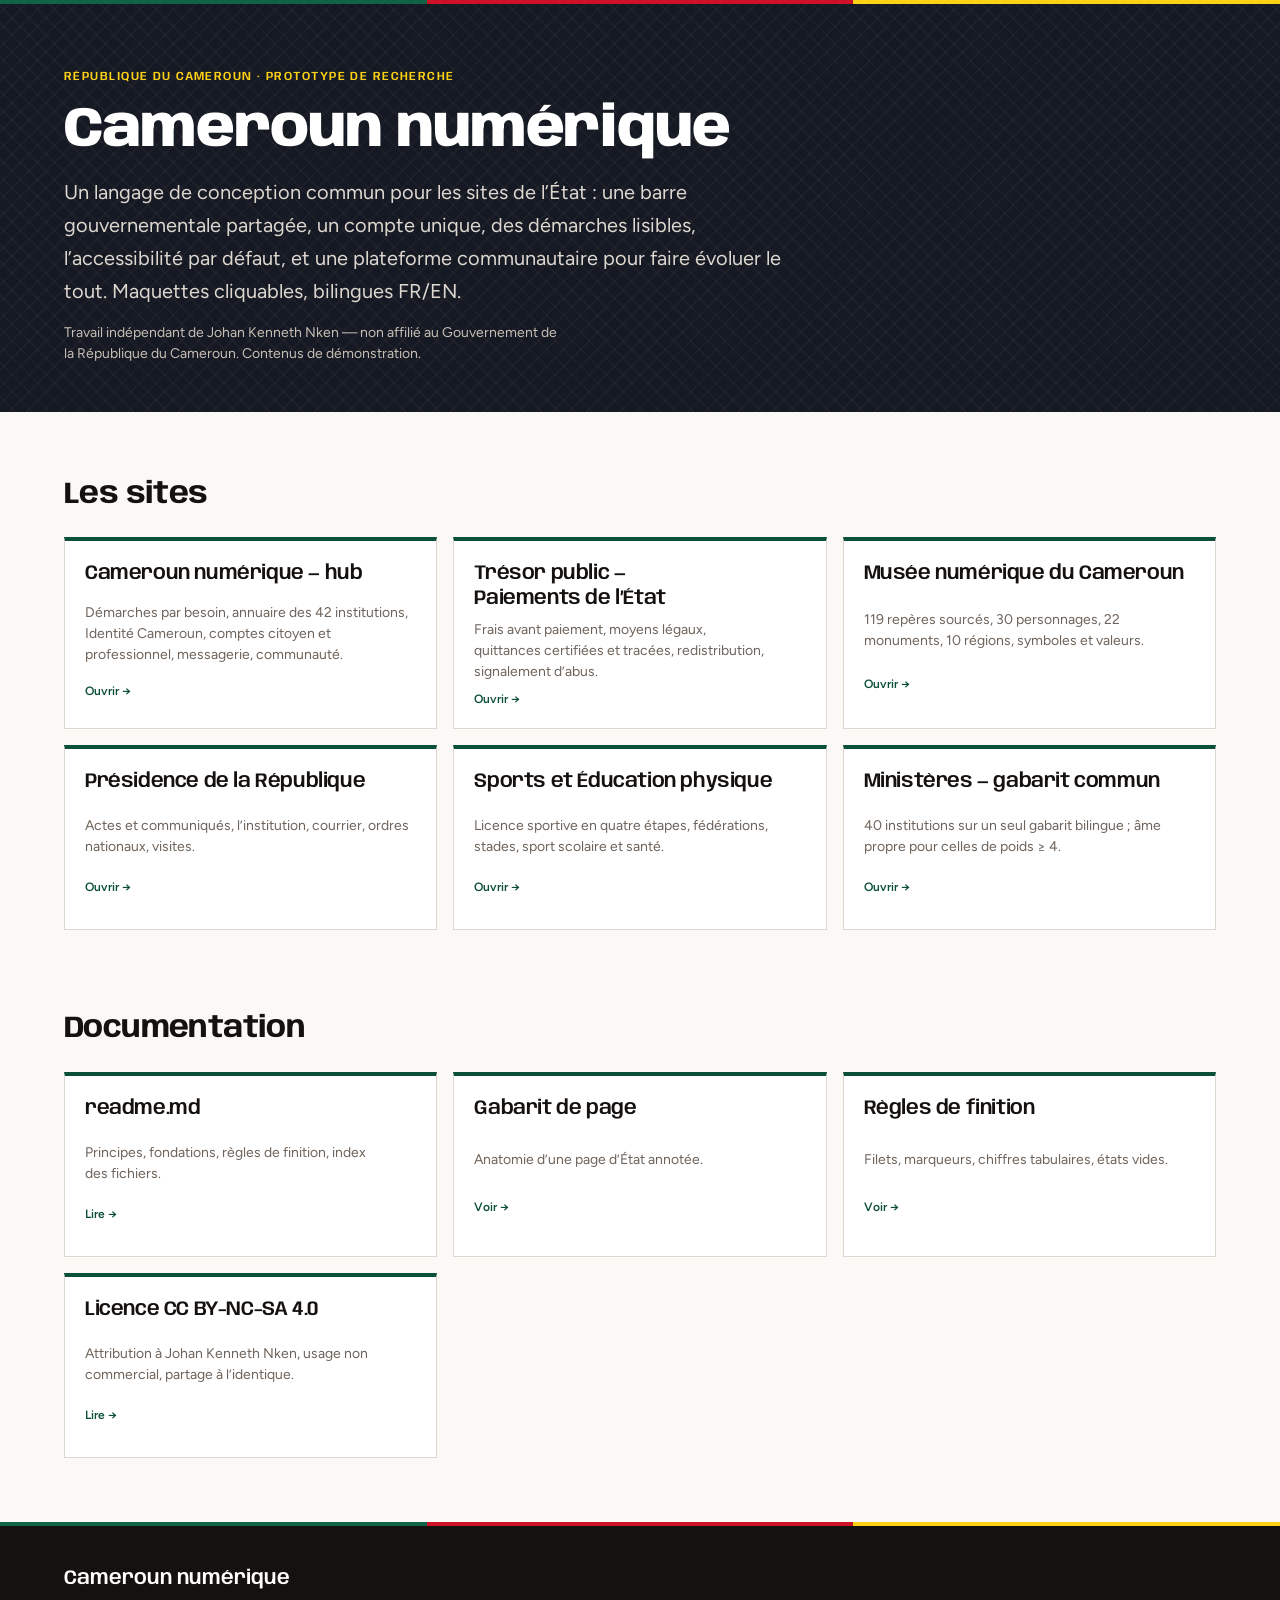
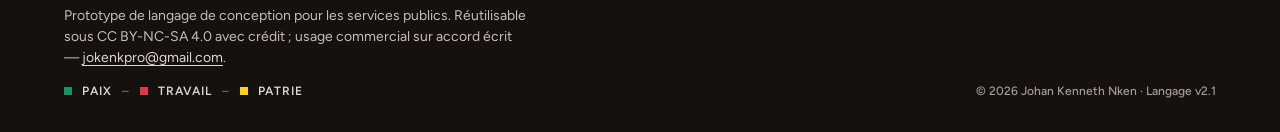
<file: index.html>
<!DOCTYPE html><html lang="fr"><head><meta charset="utf-8"><meta name="viewport" content="width=device-width,initial-scale=1"><title>Cameroun numérique — langage de conception de l’État</title><link rel="stylesheet" href="styles.css">
<style>body{margin:0;background:var(--surface-page);font-family:var(--font-sans);color:var(--text-body)}.wrap{max-width:var(--container-lg);margin:0 auto;padding:0 var(--gutter);box-sizing:border-box}.band{height:var(--brand-band-h);background:var(--brand-band)}.hero{background:var(--cm-ebene);color:#fff;position:relative;isolation:isolate}.hero .motif{position:absolute;inset:0;background:var(--motif-ndop);opacity:.3;z-index:-1}.ov{font:var(--type-overline);letter-spacing:var(--tracking-caps);text-transform:uppercase;color:var(--cm-jaune-500)}h1{font:var(--type-display);font-size:clamp(2.1rem,5vw,3.5rem);letter-spacing:var(--tracking-tight);color:#fff;margin:14px 0 0}.lead{font:var(--type-lead);color:var(--cm-gris-200);max-width:56ch;margin-top:14px}.grid{display:grid;grid-template-columns:repeat(auto-fill,minmax(280px,1fr));gap:var(--space-4)}a.card{display:grid;gap:8px;padding:var(--space-5);background:var(--surface-card);border:1px solid var(--border-default);border-top:4px solid var(--cm-vert-800);text-decoration:none;color:inherit;min-height:140px}a.card h2{font:var(--type-h5);margin:0}a.card p{font:var(--type-body-sm);color:var(--text-muted);margin:0}a.card span{font:var(--type-caption);color:var(--cm-vert-800);font-weight:600}h2.sec{font:var(--type-h3);margin:0 0 var(--space-6)}footer{background:var(--surface-inverse);color:var(--text-inverse)}footer a{color:var(--cm-gris-200)}.dev{display:inline-flex;gap:10px;align-items:center;letter-spacing:.08em;text-transform:uppercase;font-weight:600;color:var(--cm-gris-200)}.dot{width:8px;height:8px;display:inline-block}</style></head><body>
<div class="band"></div>
<header class="hero"><div class="motif" aria-hidden="true"></div><div class="wrap" style="padding-top:var(--space-16);padding-bottom:var(--space-12)"><div class="ov">République du Cameroun · Prototype de recherche</div><h1>Cameroun numérique</h1><p class="lead">Un langage de conception commun pour les sites de l’État : une barre gouvernementale partagée, un compte unique, des démarches lisibles, l’accessibilité par défaut, et une plateforme communautaire pour faire évoluer le tout. Maquettes cliquables, bilingues FR/EN.</p><p class="lead" style="font:var(--type-body-sm);color:var(--cm-gris-300)">Travail indépendant de Johan Kenneth Nken — non affilié au Gouvernement de la République du Cameroun. Contenus de démonstration.</p></div></header>
<main class="wrap" style="padding-top:var(--space-16);padding-bottom:var(--space-16)">
<h2 class="sec">Les sites</h2>
<div class="grid">
<a class="card" href="sites/hub/index.html"><h2>Cameroun numérique — hub</h2><p>Démarches par besoin, annuaire des 42 institutions, Identité Cameroun, comptes citoyen et professionnel, messagerie, communauté.</p><span>Ouvrir →</span></a>
<a class="card" href="sites/tresor/index.html"><h2>Trésor public — Paiements de l’État</h2><p>Frais avant paiement, moyens légaux, quittances certifiées et tracées, redistribution, signalement d’abus.</p><span>Ouvrir →</span></a>
<a class="card" href="sites/musee/index.html"><h2>Musée numérique du Cameroun</h2><p>119 repères sourcés, 30 personnages, 22 monuments, 10 régions, symboles et valeurs.</p><span>Ouvrir →</span></a>
<a class="card" href="sites/presidence/index.html"><h2>Présidence de la République</h2><p>Actes et communiqués, l’institution, courrier, ordres nationaux, visites.</p><span>Ouvrir →</span></a>
<a class="card" href="sites/sports/index.html"><h2>Sports et Éducation physique</h2><p>Licence sportive en quatre étapes, fédérations, stades, sport scolaire et santé.</p><span>Ouvrir →</span></a>
<a class="card" href="sites/ministeres/index.html"><h2>Ministères — gabarit commun</h2><p>40 institutions sur un seul gabarit bilingue ; âme propre pour celles de poids ≥ 4.</p><span>Ouvrir →</span></a>
</div>
<h2 class="sec" style="margin-top:var(--space-20)">Documentation</h2>
<div class="grid">
<a class="card" href="readme.md"><h2>readme.md</h2><p>Principes, fondations, règles de finition, index des fichiers.</p><span>Lire →</span></a>
<a class="card" href="guidelines/gabarit.card.html"><h2>Gabarit de page</h2><p>Anatomie d’une page d’État annotée.</p><span>Voir →</span></a>
<a class="card" href="guidelines/finitions.card.html"><h2>Règles de finition</h2><p>Filets, marqueurs, chiffres tabulaires, états vides.</p><span>Voir →</span></a>
<a class="card" href="LICENSE"><h2>Licence CC BY-NC-SA 4.0</h2><p>Attribution à Johan Kenneth Nken, usage non commercial, partage à l’identique.</p><span>Lire →</span></a>
</div>
</main>
<footer><div class="band"></div><div class="wrap" style="padding-top:var(--space-10);padding-bottom:var(--space-8);display:grid;gap:14px"><div style="font:var(--type-h5);color:#fff">Cameroun numérique</div><p style="font:var(--type-body-sm);color:var(--cm-gris-300);max-width:60ch;margin:0">Prototype de langage de conception pour les services publics. Réutilisable sous CC BY-NC-SA 4.0 avec crédit ; usage commercial sur accord écrit — <a href="mailto:jokenkpro@gmail.com">jokenkpro@gmail.com</a>.</p><div style="display:flex;gap:24px;flex-wrap:wrap;font:var(--type-caption);color:var(--cm-gris-400)"><span class="dev"><span class="dot" style="background:var(--cm-vert-500)"></span>Paix <span style="color:var(--cm-gris-600)">–</span> <span class="dot" style="background:var(--cm-rouge-500)"></span>Travail <span style="color:var(--cm-gris-600)">–</span> <span class="dot" style="background:var(--cm-jaune-500)"></span>Patrie</span><span style="margin-left:auto">© 2026 Johan Kenneth Nken · Langage v2.1</span></div></div></footer>
</body></html>
</file>
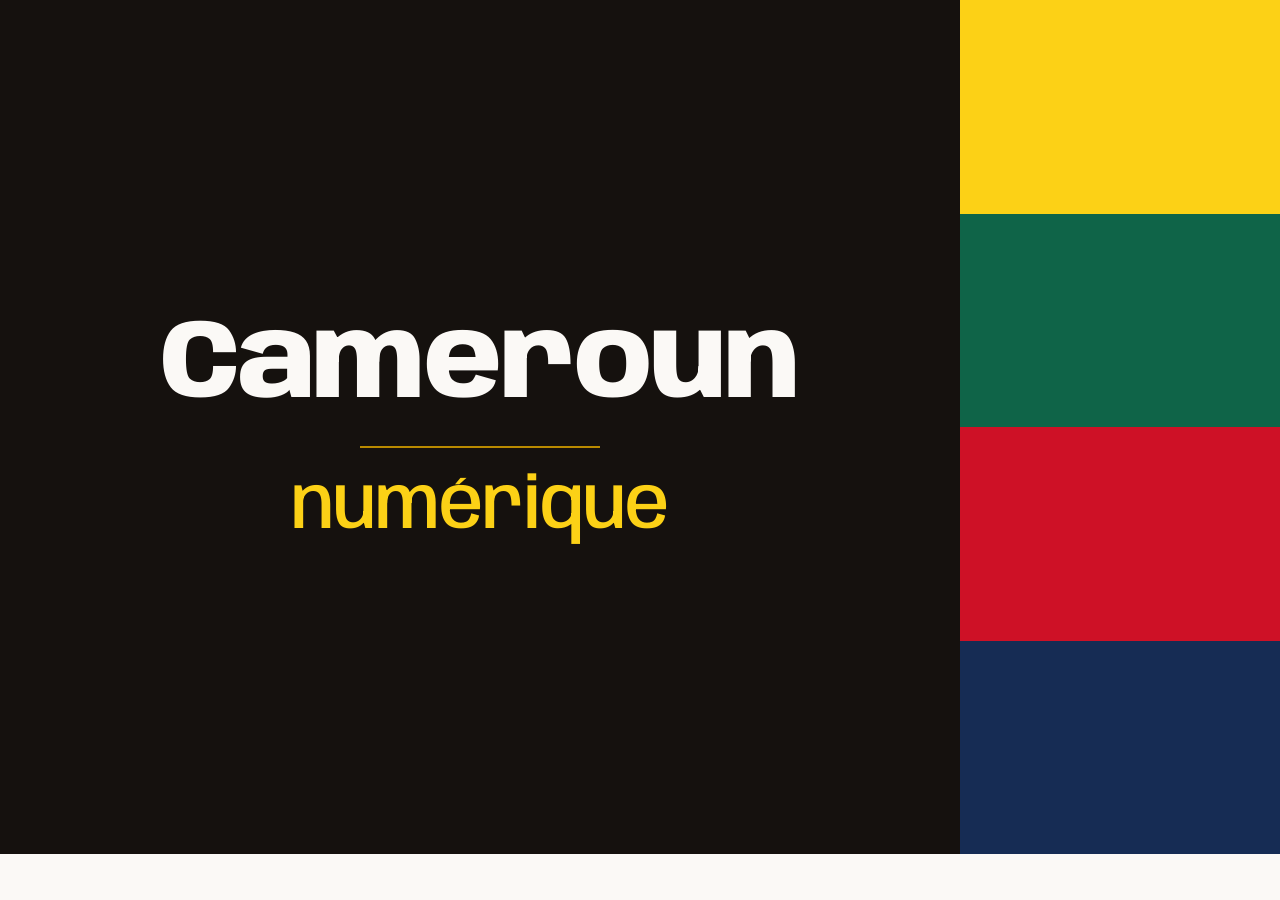
<file: thumbnail.html>
<!DOCTYPE html><html lang="fr"><head><meta charset="utf-8"><link rel="stylesheet" href="styles.css"><style>html,body{margin:0;width:1280px;height:854px;overflow:hidden}.t{display:flex;width:1280px;height:854px}.main{width:960px;height:854px;background:var(--cm-ebene);display:flex;flex-direction:column;align-items:center;justify-content:center;gap:24px;padding:0 64px;box-sizing:border-box}.main span{font-family:var(--font-display);font-weight:800;font-size:112px;line-height:1;letter-spacing:-0.02em;color:var(--cm-papier);white-space:nowrap}.main i{display:block;width:240px;height:2px;background:#B98A00}.strip{width:320px;height:854px;display:flex;flex-direction:column}.strip div{flex:1}</style></head><body><div class="t"><div class="main"><span>Cameroun</span><i></i><span style="font-size:72px;font-weight:500;color:var(--cm-jaune-500)">numérique</span></div><div class="strip"><div style="background:var(--cm-jaune-500)"></div><div style="background:var(--cm-vert-700)"></div><div style="background:var(--cm-rouge-600)"></div><div style="background:var(--cm-indigo-800)"></div></div></div></body></html>
</file>
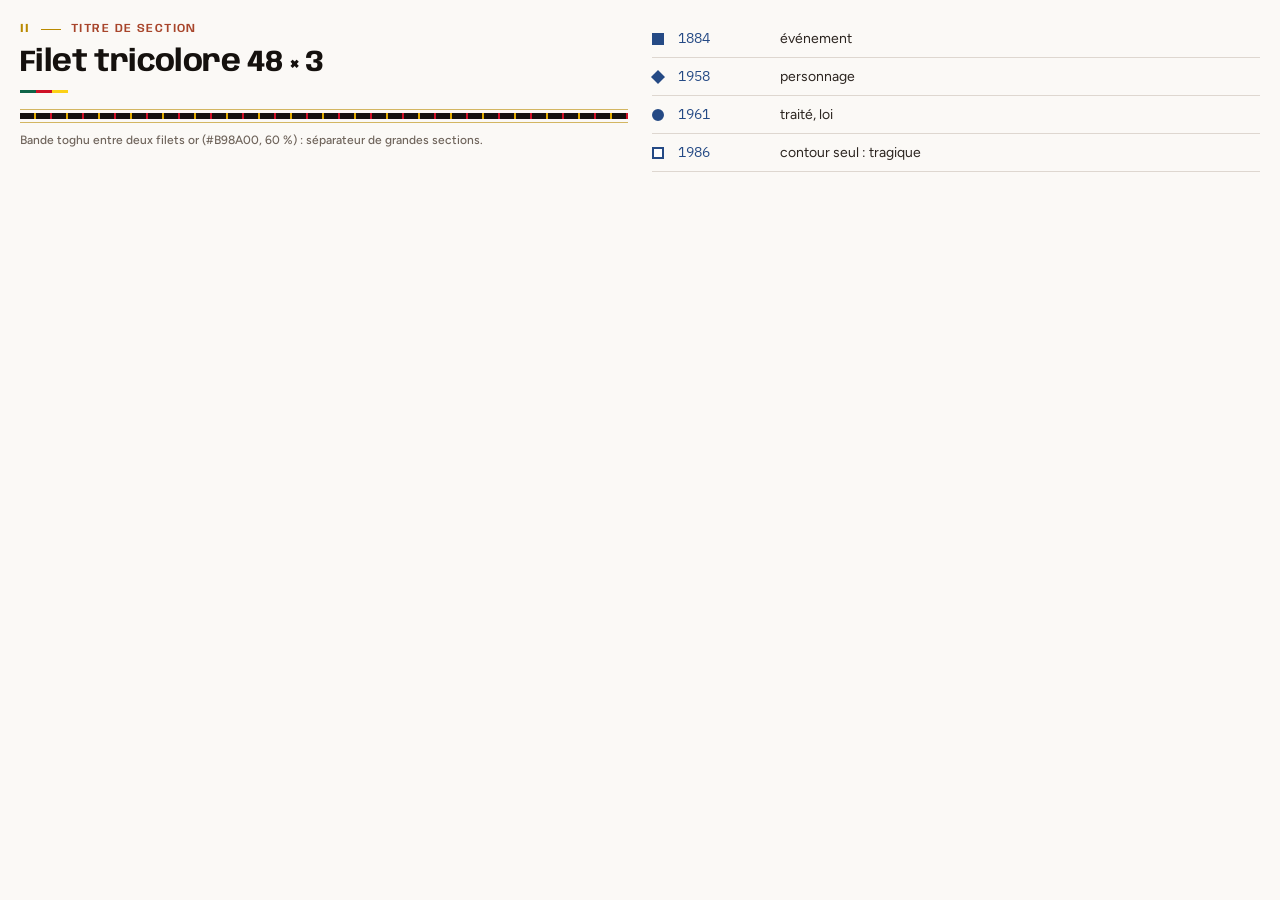
<file: guidelines/finitions.card.html>
<!-- @dsCard group="Fondations" viewport="700x220" name="Finitions" subtitle="Filets or, numérotation romaine, bande toghu, marqueurs sur grille" -->
<!DOCTYPE html><html lang="fr"><head><meta charset="utf-8"><link rel="stylesheet" href="../styles.css"><style>body{margin:0;padding:20px;background:var(--surface-page);font-family:var(--font-sans);color:var(--text-body)}.row{display:grid;grid-template-columns:1fr 1fr;gap:24px}.ov{font:var(--type-overline);letter-spacing:var(--tracking-caps);text-transform:uppercase;color:var(--accent-laterite);display:flex;gap:10px;align-items:center}.ov b{font-family:var(--font-display);color:#B98A00}.ov i{width:20px;height:1px;background:#B98A00}.rule{height:3px;width:48px;background:var(--brand-band);margin-top:8px}.toghu{display:grid;gap:3px;margin-top:16px}.toghu span:nth-child(odd){height:1px;background:#B98A00;opacity:.6}.toghu span:nth-child(2){height:6px;background:var(--motif-toghu)}.m{display:grid;grid-template-columns:12px 88px 1fr;gap:14px;align-items:center;padding:8px 0;border-bottom:1px solid var(--cm-gris-200);font-size:14px}.m i{width:12px;height:12px;box-sizing:border-box;border:2px solid #254A85;background:#254A85;display:block}.m .d{border-radius:50%}.m .t{background:var(--surface-card)}.m .p{transform:rotate(45deg) scale(.8)}.m code{font-family:var(--font-mono);color:#254A85;font-variant-numeric:tabular-nums}</style></head><body><div class="row"><div><div class="ov"><b>II</b><i></i><span>Titre de section</span></div><h2 style="font:var(--type-h3);margin:6px 0 0">Filet tricolore 48 × 3</h2><div class="rule"></div><div class="toghu"><span></span><span></span><span></span></div><p style="font:var(--type-caption);color:var(--text-muted);margin-top:8px">Bande toghu entre deux filets or (#B98A00, 60 %) : séparateur de grandes sections.</p></div><div><div class="m"><i></i><code>1884</code><span>événement</span></div><div class="m"><i class="p"></i><code>1958</code><span>personnage</span></div><div class="m"><i class="d"></i><code>1961</code><span>traité, loi</span></div><div class="m"><i class="t"></i><code>1986</code><span>contour seul : tragique</span></div></div></div></body></html>
</file>
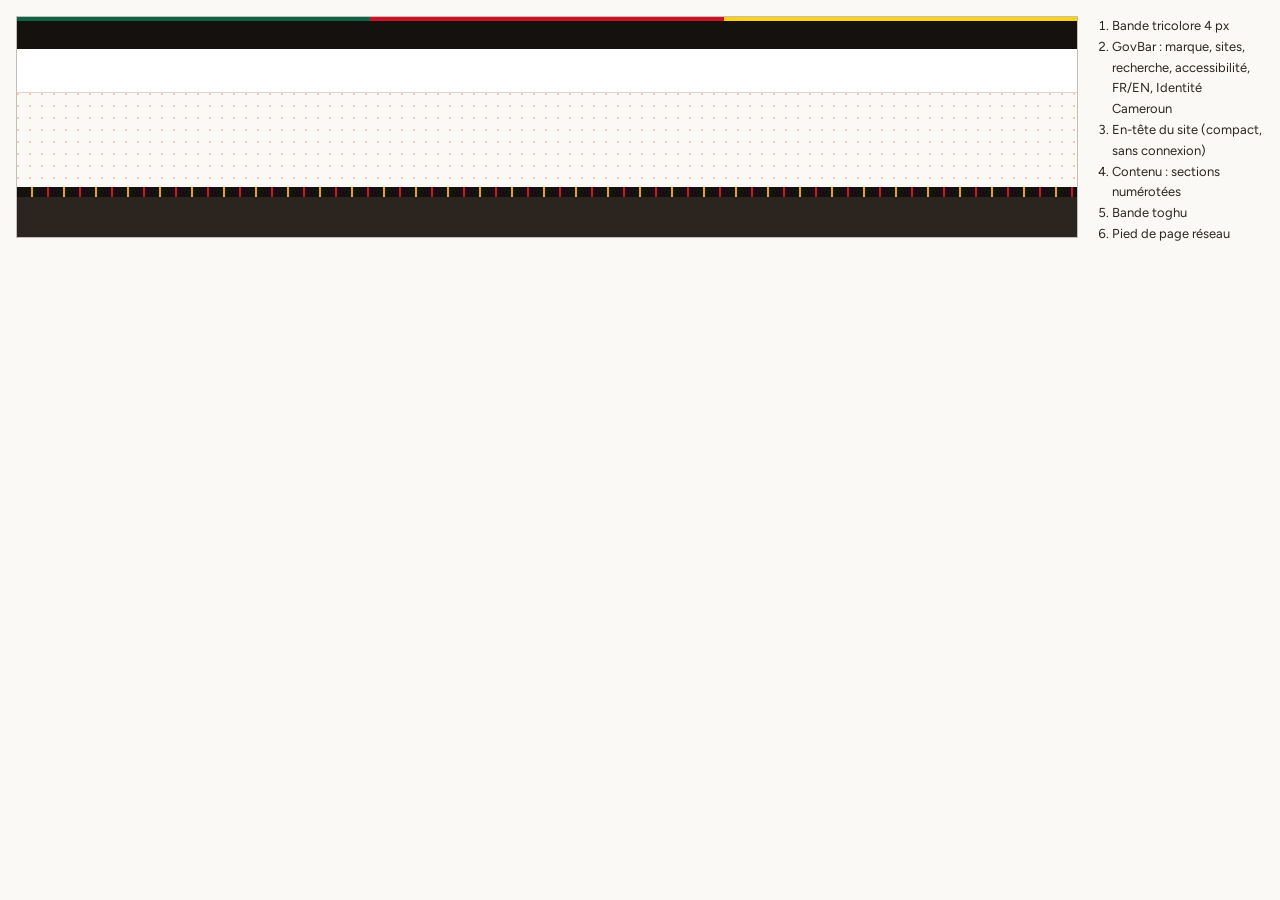
<file: guidelines/gabarit.card.html>
<!-- @dsCard group="Fondations" viewport="700x260" name="Gabarit d’un site d’État" subtitle="Ordre fixe : bande tricolore, GovBar, en-tête compact, contenu, bande toghu, pied de page" -->
<!DOCTYPE html><html lang="fr"><head><meta charset="utf-8"><link rel="stylesheet" href="../styles.css"><style>body{margin:0;padding:16px;background:var(--surface-page);font-family:var(--font-sans)}.p{border:1px solid var(--cm-gris-300);background:#fff;display:grid;grid-template-rows:4px 28px 44px 1fr 10px 40px;height:220px;position:relative}.l{position:absolute;right:-8px;font:var(--type-caption);color:var(--text-muted);transform:translateX(100%)}.b{background:var(--brand-band)}.g{background:var(--cm-ebene)}.h{background:#fff;border-bottom:1px solid var(--cm-gris-200)}.c{background:var(--motif-laterite)}.t{background:var(--motif-toghu)}.f{background:var(--cm-gris-900)}.w{display:grid;grid-template-columns:1fr 170px;gap:16px}ol{margin:0;padding-left:18px;font-size:13px;line-height:1.6;color:var(--text-body)}</style></head><body><div class="w"><div class="p"><div class="b"></div><div class="g"></div><div class="h"></div><div class="c"></div><div class="t"></div><div class="f"></div></div><ol><li>Bande tricolore 4 px</li><li>GovBar : marque, sites, recherche, accessibilité, FR/EN, Identité Cameroun</li><li>En-tête du site (compact, sans connexion)</li><li>Contenu : sections numérotées</li><li>Bande toghu</li><li>Pied de page réseau</li></ol></div></body></html>
</file>
<file: styles.css>
/* v2 — point d'entrée indépendant de la v1 */
@import url("tokens/fonts.css");
@import url("tokens/colors.css");
@import url("tokens/typography.css");
@import url("tokens/spacing.css");
@import url("tokens/shape.css");
@import url("tokens/motion.css");
@import url("tokens/semantic.css");
@import url("tokens/motifs.css");
@import url("tokens/a11y.css");
@import url("tokens/base.css");
@import url("tokens/detail.css");
</file>
